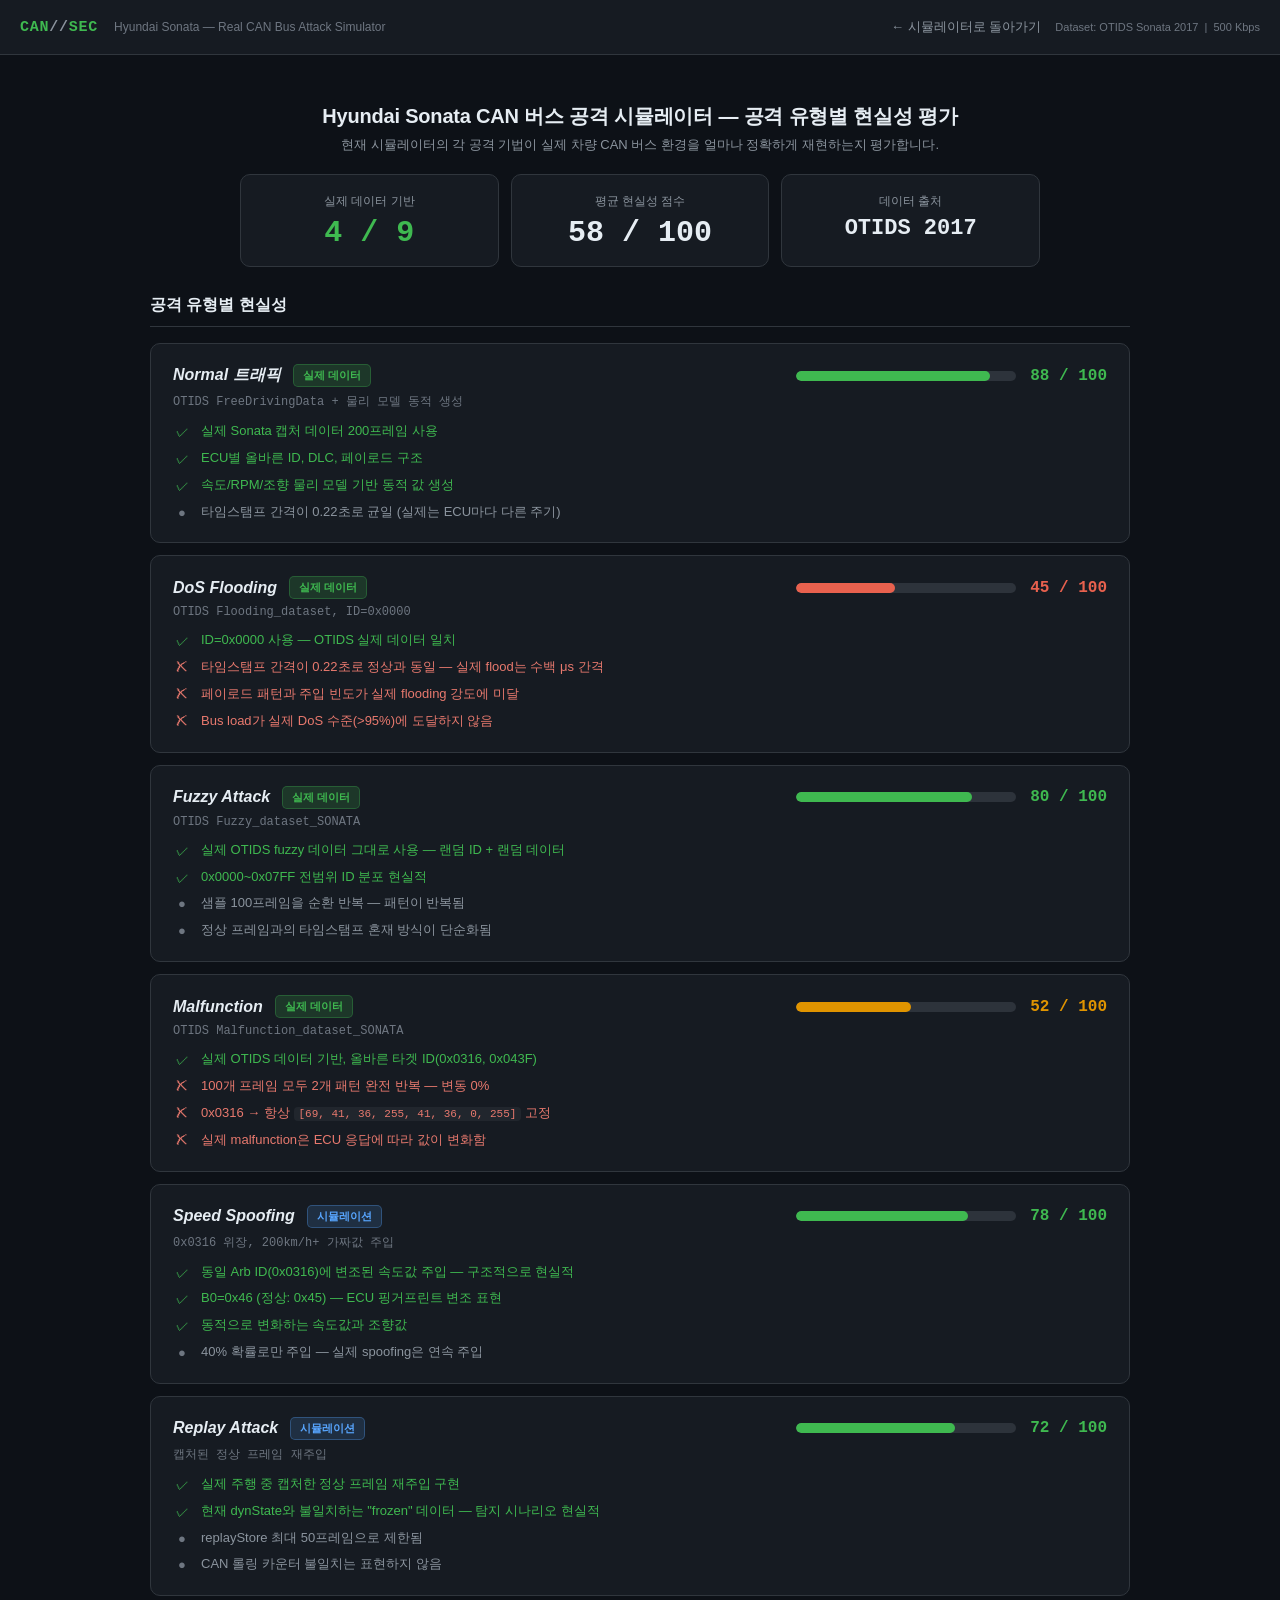
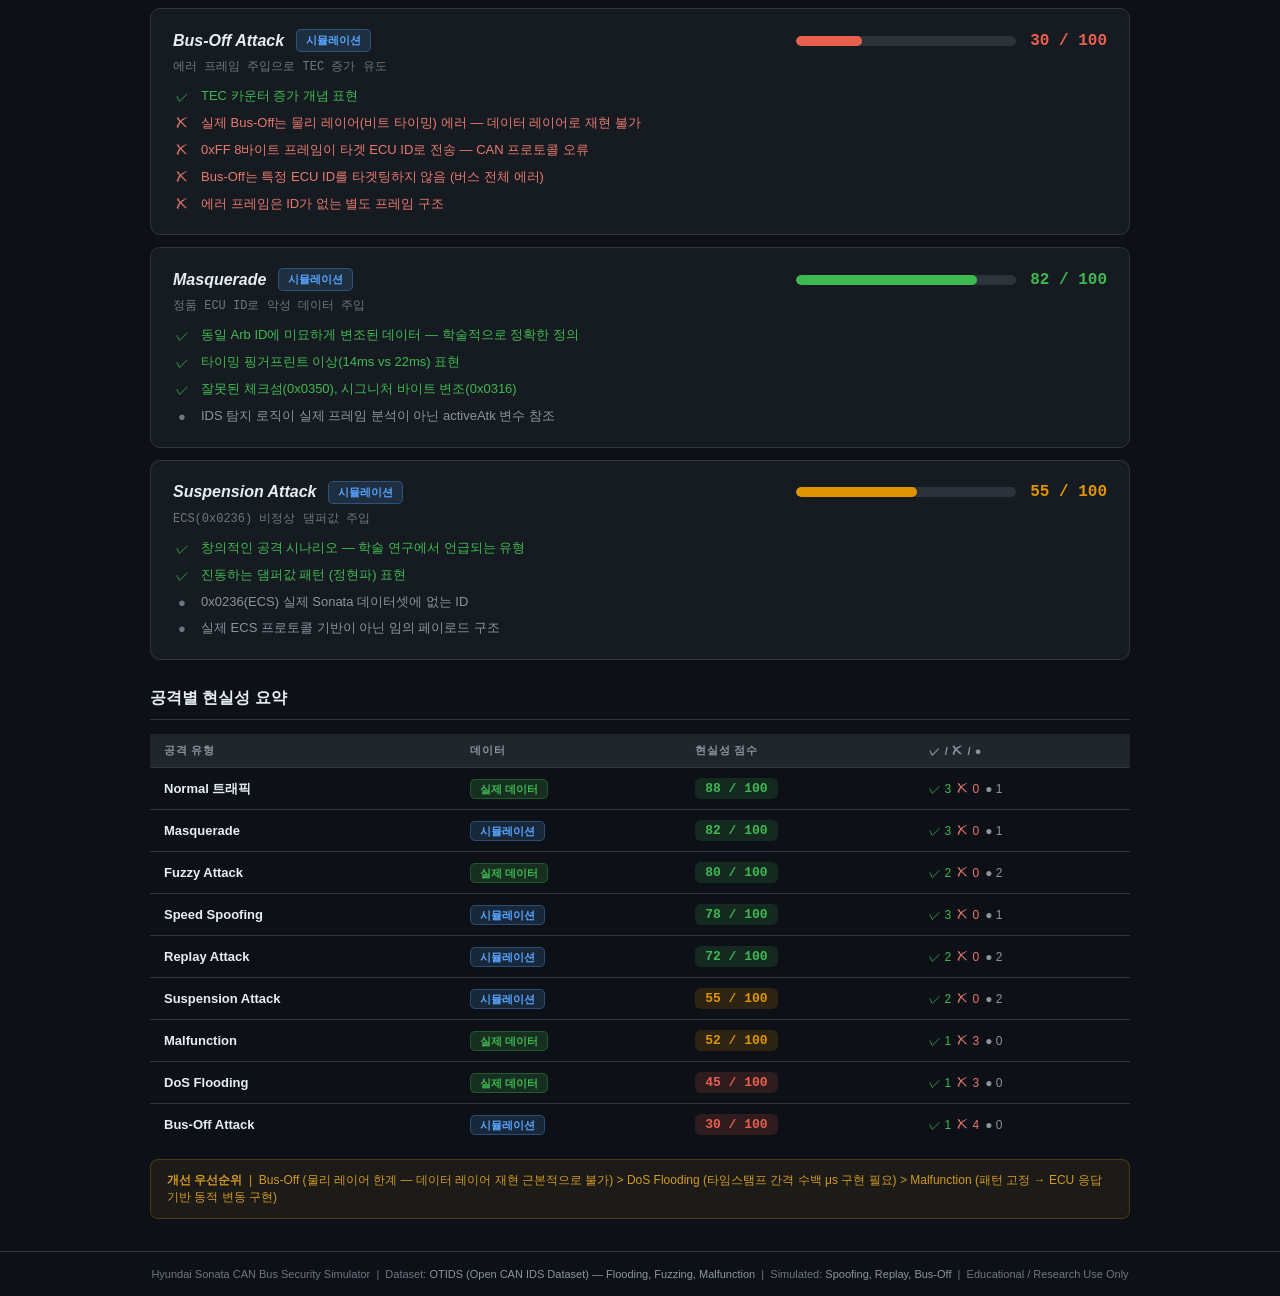
<file: frontend/realism.html>
<!DOCTYPE html>
<html lang="ko">
<head>
<meta charset="UTF-8">
<meta name="viewport" content="width=device-width,initial-scale=1">
<title>현실성 평가 — Hyundai Sonata CAN Bus Security Simulator</title>
<link rel="stylesheet" href="css/styles.css">
<style>
/* ── REALISM PAGE ── */
.eval-hero {
  text-align: center;
  padding: 32px 20px 20px;
}
.eval-hero h1 {
  font-size: 20px;
  font-weight: 700;
  color: var(--text);
  margin-bottom: 6px;
  letter-spacing: -.01em;
}
.eval-hero p {
  font-size: 13px;
  color: var(--text2);
}

/* ── STAT CARDS ── */
.stat-cards {
  display: grid;
  grid-template-columns: repeat(3, 1fr);
  gap: 12px;
  margin: 0 auto 28px;
  max-width: 800px;
}
.stat-card {
  background: var(--bg2);
  border: 1px solid var(--border);
  border-radius: 10px;
  padding: 18px 20px;
  text-align: center;
}
.stat-card .stat-label {
  font-size: 12px;
  color: var(--text2);
  margin-bottom: 8px;
}
.stat-card .stat-val {
  font-size: 30px;
  font-weight: 800;
  font-family: var(--mono);
  line-height: 1;
}
.stat-card .stat-val.green { color: var(--green); }
.stat-card .stat-val.white { color: var(--text); }

/* ── SECTION TITLE ── */
.section-title {
  font-size: 16px;
  font-weight: 700;
  color: var(--text);
  margin-bottom: 14px;
  padding-bottom: 10px;
  border-bottom: 1px solid var(--border);
}

/* ── ATTACK CARD ── */
.attack-cards {
  display: flex;
  flex-direction: column;
  gap: 12px;
  max-width: 980px;
  margin: 0 auto;
}
.atk-card {
  background: var(--bg2);
  border: 1px solid var(--border);
  border-radius: 10px;
  padding: 20px 22px;
}
.atk-card-header {
  display: flex;
  align-items: center;
  gap: 12px;
  margin-bottom: 6px;
}
.atk-name {
  font-size: 16px;
  font-weight: 800;
  color: var(--text);
  font-style: italic;
  flex-shrink: 0;
}
.data-badge {
  font-size: 11px;
  font-weight: 700;
  padding: 3px 9px;
  border-radius: 5px;
  flex-shrink: 0;
}
.data-badge.real {
  background: rgba(63, 185, 80, .18);
  color: #3fb950;
  border: 1px solid rgba(63, 185, 80, .3);
}
.data-badge.sim {
  background: rgba(88, 166, 255, .15);
  color: var(--blue);
  border: 1px solid rgba(88, 166, 255, .3);
}
.progress-wrap {
  display: flex;
  align-items: center;
  gap: 14px;
  margin-left: auto;
  flex-shrink: 0;
}
.progress-track {
  width: 220px;
  height: 10px;
  background: var(--bg4);
  border-radius: 99px;
  overflow: hidden;
}
.progress-fill {
  height: 100%;
  border-radius: 99px;
  transition: width .6s ease;
}
.progress-fill.green  { background: #3fb950; }
.progress-fill.yellow { background: #e09400; }
.progress-fill.red    { background: #e8614e; }
.progress-score {
  font-size: 16px;
  font-weight: 800;
  font-family: var(--mono);
  min-width: 70px;
  text-align: left;
}
.progress-score.green  { color: #3fb950; }
.progress-score.yellow { color: #e09400; }
.progress-score.red    { color: #e8614e; }

.atk-source {
  font-size: 12px;
  color: var(--text3);
  margin-bottom: 12px;
  font-family: var(--mono);
}

/* ── EVAL ITEMS ── */
.eval-items {
  display: flex;
  flex-direction: column;
  gap: 7px;
}
.eval-item {
  display: flex;
  align-items: flex-start;
  gap: 10px;
  font-size: 13px;
  line-height: 1.45;
}
.eval-icon {
  flex-shrink: 0;
  width: 18px;
  font-size: 13px;
  margin-top: 1px;
  text-align: center;
}
.eval-item.pass  { color: var(--green); }
.eval-item.fail  { color: #e8796e; }
.eval-item.partial { color: var(--text2); }
.eval-item.fail .eval-icon  { color: #e8796e; }
.eval-item.pass .eval-icon  { color: var(--green); }
.eval-item.partial .eval-icon { color: var(--text3); }

/* ── SUMMARY TABLE ── */
.summary-wrap {
  max-width: 980px;
  margin: 28px auto 0;
}
.summary-table {
  width: 100%;
  border-collapse: collapse;
  font-size: 13px;
}
.summary-table th {
  background: var(--bg3);
  color: var(--text2);
  font-size: 11px;
  font-weight: 600;
  text-transform: uppercase;
  letter-spacing: .06em;
  padding: 9px 14px;
  text-align: left;
  border-bottom: 1px solid var(--border);
}
.summary-table td {
  padding: 10px 14px;
  border-bottom: 1px solid var(--border);
  color: var(--text);
}
.summary-table tr:last-child td { border-bottom: none; }
.summary-table tr:hover td { background: var(--bg3); }
.score-chip {
  display: inline-block;
  font-family: var(--mono);
  font-weight: 700;
  font-size: 13px;
  padding: 3px 10px;
  border-radius: 6px;
}
.score-chip.green  { background: rgba(63,185,80,.15); color: #3fb950; }
.score-chip.yellow { background: rgba(224,148,0,.15);  color: #e09400; }
.score-chip.red    { background: rgba(232,97,78,.15);  color: #e8614e; }
.check-count {
  display: inline-flex;
  gap: 6px;
  font-size: 12px;
}
.cnt-pass    { color: var(--green); }
.cnt-fail    { color: #e8796e; }
.cnt-partial { color: var(--text2); }

.improve-note {
  margin-top: 14px;
  padding: 12px 16px;
  background: rgba(210, 153, 34, .08);
  border: 1px solid rgba(210, 153, 34, .25);
  border-radius: 8px;
  font-size: 12px;
  color: var(--yellow);
}
.improve-note strong { font-weight: 700; }

/* ── NAV ── */
.back-btn {
  display: inline-flex;
  align-items: center;
  gap: 6px;
  font-size: 13px;
  color: var(--text2);
  text-decoration: none;
  padding: 6px 0;
  transition: color .15s;
}
.back-btn:hover { color: var(--text); }
</style>
</head>
<body>

<!-- HEADER -->
<div class="header">
  <div class="logo">CAN<span>//</span>SEC</div>
  <div class="header-sub">Hyundai Sonata — Real CAN Bus Attack Simulator</div>
  <div style="margin-left:auto;display:flex;align-items:center;gap:14px">
    <a href="index.html" class="back-btn">← 시뮬레이터로 돌아가기</a>
    <span style="font-size:11px;color:var(--text3)">Dataset: OTIDS Sonata 2017 &nbsp;|&nbsp; 500 Kbps</span>
  </div>
</div>

<div class="main">

  <!-- HERO -->
  <div class="eval-hero">
    <h1>Hyundai Sonata CAN 버스 공격 시뮬레이터 — 공격 유형별 현실성 평가</h1>
    <p>현재 시뮬레이터의 각 공격 기법이 실제 차량 CAN 버스 환경을 얼마나 정확하게 재현하는지 평가합니다.</p>
  </div>

  <!-- STAT CARDS -->
  <div class="stat-cards">
    <div class="stat-card">
      <div class="stat-label">실제 데이터 기반</div>
      <div class="stat-val green">4 / 9</div>
    </div>
    <div class="stat-card">
      <div class="stat-label">평균 현실성 점수</div>
      <div class="stat-val white">58 / 100</div>
    </div>
    <div class="stat-card">
      <div class="stat-label">데이터 출처</div>
      <div class="stat-val white" style="font-size:22px">OTIDS 2017</div>
    </div>
  </div>

  <!-- SECTION TITLE -->
  <div style="max-width:980px;margin:0 auto 16px">
    <div class="section-title">공격 유형별 현실성</div>
  </div>

  <!-- ATTACK CARDS -->
  <div class="attack-cards">

    <!-- 1. Normal 트래픽 -->
    <div class="atk-card">
      <div class="atk-card-header">
        <span class="atk-name">Normal 트래픽</span>
        <span class="data-badge real">실제 데이터</span>
        <div class="progress-wrap">
          <div class="progress-track"><div class="progress-fill green" style="width:88%"></div></div>
          <span class="progress-score green">88 / 100</span>
        </div>
      </div>
      <div class="atk-source">OTIDS FreeDrivingData + 물리 모델 동적 생성</div>
      <div class="eval-items">
        <div class="eval-item pass"><span class="eval-icon">✓</span><span>실제 Sonata 캡처 데이터 200프레임 사용</span></div>
        <div class="eval-item pass"><span class="eval-icon">✓</span><span>ECU별 올바른 ID, DLC, 페이로드 구조</span></div>
        <div class="eval-item pass"><span class="eval-icon">✓</span><span>속도/RPM/조향 물리 모델 기반 동적 값 생성</span></div>
        <div class="eval-item partial"><span class="eval-icon">●</span><span>타임스탬프 간격이 0.22초로 균일 (실제는 ECU마다 다른 주기)</span></div>
      </div>
    </div>

    <!-- 2. DoS Flooding -->
    <div class="atk-card">
      <div class="atk-card-header">
        <span class="atk-name">DoS Flooding</span>
        <span class="data-badge real">실제 데이터</span>
        <div class="progress-wrap">
          <div class="progress-track"><div class="progress-fill red" style="width:45%"></div></div>
          <span class="progress-score red">45 / 100</span>
        </div>
      </div>
      <div class="atk-source">OTIDS Flooding_dataset, ID=0x0000</div>
      <div class="eval-items">
        <div class="eval-item pass"><span class="eval-icon">✓</span><span>ID=0x0000 사용 — OTIDS 실제 데이터 일치</span></div>
        <div class="eval-item fail"><span class="eval-icon">✗</span><span>타임스탬프 간격이 0.22초로 정상과 동일 — 실제 flood는 수백 μs 간격</span></div>
        <div class="eval-item fail"><span class="eval-icon">✗</span><span>페이로드 패턴과 주입 빈도가 실제 flooding 강도에 미달</span></div>
        <div class="eval-item fail"><span class="eval-icon">✗</span><span>Bus load가 실제 DoS 수준(&gt;95%)에 도달하지 않음</span></div>
      </div>
    </div>

    <!-- 3. Fuzzy Attack -->
    <div class="atk-card">
      <div class="atk-card-header">
        <span class="atk-name">Fuzzy Attack</span>
        <span class="data-badge real">실제 데이터</span>
        <div class="progress-wrap">
          <div class="progress-track"><div class="progress-fill green" style="width:80%"></div></div>
          <span class="progress-score green">80 / 100</span>
        </div>
      </div>
      <div class="atk-source">OTIDS Fuzzy_dataset_SONATA</div>
      <div class="eval-items">
        <div class="eval-item pass"><span class="eval-icon">✓</span><span>실제 OTIDS fuzzy 데이터 그대로 사용 — 랜덤 ID + 랜덤 데이터</span></div>
        <div class="eval-item pass"><span class="eval-icon">✓</span><span>0x0000~0x07FF 전범위 ID 분포 현실적</span></div>
        <div class="eval-item partial"><span class="eval-icon">●</span><span>샘플 100프레임을 순환 반복 — 패턴이 반복됨</span></div>
        <div class="eval-item partial"><span class="eval-icon">●</span><span>정상 프레임과의 타임스탬프 혼재 방식이 단순화됨</span></div>
      </div>
    </div>

    <!-- 4. Malfunction -->
    <div class="atk-card">
      <div class="atk-card-header">
        <span class="atk-name">Malfunction</span>
        <span class="data-badge real">실제 데이터</span>
        <div class="progress-wrap">
          <div class="progress-track"><div class="progress-fill yellow" style="width:52%"></div></div>
          <span class="progress-score yellow">52 / 100</span>
        </div>
      </div>
      <div class="atk-source">OTIDS Malfunction_dataset_SONATA</div>
      <div class="eval-items">
        <div class="eval-item pass"><span class="eval-icon">✓</span><span>실제 OTIDS 데이터 기반, 올바른 타겟 ID(0x0316, 0x043F)</span></div>
        <div class="eval-item fail"><span class="eval-icon">✗</span><span>100개 프레임 모두 2개 패턴 완전 반복 — 변동 0%</span></div>
        <div class="eval-item fail"><span class="eval-icon">✗</span><span>0x0316 → 항상 <code style="font-size:11px;background:var(--bg3);padding:1px 5px;border-radius:4px">[69, 41, 36, 255, 41, 36, 0, 255]</code> 고정</span></div>
        <div class="eval-item fail"><span class="eval-icon">✗</span><span>실제 malfunction은 ECU 응답에 따라 값이 변화함</span></div>
      </div>
    </div>

    <!-- 5. Speed Spoofing -->
    <div class="atk-card">
      <div class="atk-card-header">
        <span class="atk-name">Speed Spoofing</span>
        <span class="data-badge sim">시뮬레이션</span>
        <div class="progress-wrap">
          <div class="progress-track"><div class="progress-fill green" style="width:78%"></div></div>
          <span class="progress-score green">78 / 100</span>
        </div>
      </div>
      <div class="atk-source">0x0316 위장, 200km/h+ 가짜값 주입</div>
      <div class="eval-items">
        <div class="eval-item pass"><span class="eval-icon">✓</span><span>동일 Arb ID(0x0316)에 변조된 속도값 주입 — 구조적으로 현실적</span></div>
        <div class="eval-item pass"><span class="eval-icon">✓</span><span>B0=0x46 (정상: 0x45) — ECU 핑거프린트 변조 표현</span></div>
        <div class="eval-item pass"><span class="eval-icon">✓</span><span>동적으로 변화하는 속도값과 조향값</span></div>
        <div class="eval-item partial"><span class="eval-icon">●</span><span>40% 확률로만 주입 — 실제 spoofing은 연속 주입</span></div>
      </div>
    </div>

    <!-- 6. Replay Attack -->
    <div class="atk-card">
      <div class="atk-card-header">
        <span class="atk-name">Replay Attack</span>
        <span class="data-badge sim">시뮬레이션</span>
        <div class="progress-wrap">
          <div class="progress-track"><div class="progress-fill green" style="width:72%"></div></div>
          <span class="progress-score green">72 / 100</span>
        </div>
      </div>
      <div class="atk-source">캡처된 정상 프레임 재주입</div>
      <div class="eval-items">
        <div class="eval-item pass"><span class="eval-icon">✓</span><span>실제 주행 중 캡처한 정상 프레임 재주입 구현</span></div>
        <div class="eval-item pass"><span class="eval-icon">✓</span><span>현재 dynState와 불일치하는 "frozen" 데이터 — 탐지 시나리오 현실적</span></div>
        <div class="eval-item partial"><span class="eval-icon">●</span><span>replayStore 최대 50프레임으로 제한됨</span></div>
        <div class="eval-item partial"><span class="eval-icon">●</span><span>CAN 롤링 카운터 불일치는 표현하지 않음</span></div>
      </div>
    </div>

    <!-- 7. Bus-Off Attack -->
    <div class="atk-card">
      <div class="atk-card-header">
        <span class="atk-name">Bus-Off Attack</span>
        <span class="data-badge sim">시뮬레이션</span>
        <div class="progress-wrap">
          <div class="progress-track"><div class="progress-fill red" style="width:30%"></div></div>
          <span class="progress-score red">30 / 100</span>
        </div>
      </div>
      <div class="atk-source">에러 프레임 주입으로 TEC 증가 유도</div>
      <div class="eval-items">
        <div class="eval-item pass"><span class="eval-icon">✓</span><span>TEC 카운터 증가 개념 표현</span></div>
        <div class="eval-item fail"><span class="eval-icon">✗</span><span>실제 Bus-Off는 물리 레이어(비트 타이밍) 에러 — 데이터 레이어로 재현 불가</span></div>
        <div class="eval-item fail"><span class="eval-icon">✗</span><span>0xFF 8바이트 프레임이 타겟 ECU ID로 전송 — CAN 프로토콜 오류</span></div>
        <div class="eval-item fail"><span class="eval-icon">✗</span><span>Bus-Off는 특정 ECU ID를 타겟팅하지 않음 (버스 전체 에러)</span></div>
        <div class="eval-item fail"><span class="eval-icon">✗</span><span>에러 프레임은 ID가 없는 별도 프레임 구조</span></div>
      </div>
    </div>

    <!-- 8. Masquerade -->
    <div class="atk-card">
      <div class="atk-card-header">
        <span class="atk-name">Masquerade</span>
        <span class="data-badge sim">시뮬레이션</span>
        <div class="progress-wrap">
          <div class="progress-track"><div class="progress-fill green" style="width:82%"></div></div>
          <span class="progress-score green">82 / 100</span>
        </div>
      </div>
      <div class="atk-source">정품 ECU ID로 악성 데이터 주입</div>
      <div class="eval-items">
        <div class="eval-item pass"><span class="eval-icon">✓</span><span>동일 Arb ID에 미묘하게 변조된 데이터 — 학술적으로 정확한 정의</span></div>
        <div class="eval-item pass"><span class="eval-icon">✓</span><span>타이밍 핑거프린트 이상(14ms vs 22ms) 표현</span></div>
        <div class="eval-item pass"><span class="eval-icon">✓</span><span>잘못된 체크섬(0x0350), 시그니처 바이트 변조(0x0316)</span></div>
        <div class="eval-item partial"><span class="eval-icon">●</span><span>IDS 탐지 로직이 실제 프레임 분석이 아닌 activeAtk 변수 참조</span></div>
      </div>
    </div>

    <!-- 9. Suspension Attack -->
    <div class="atk-card">
      <div class="atk-card-header">
        <span class="atk-name">Suspension Attack</span>
        <span class="data-badge sim">시뮬레이션</span>
        <div class="progress-wrap">
          <div class="progress-track"><div class="progress-fill yellow" style="width:55%"></div></div>
          <span class="progress-score yellow">55 / 100</span>
        </div>
      </div>
      <div class="atk-source">ECS(0x0236) 비정상 댐퍼값 주입</div>
      <div class="eval-items">
        <div class="eval-item pass"><span class="eval-icon">✓</span><span>창의적인 공격 시나리오 — 학술 연구에서 언급되는 유형</span></div>
        <div class="eval-item pass"><span class="eval-icon">✓</span><span>진동하는 댐퍼값 패턴 (정현파) 표현</span></div>
        <div class="eval-item partial"><span class="eval-icon">●</span><span>0x0236(ECS) 실제 Sonata 데이터셋에 없는 ID</span></div>
        <div class="eval-item partial"><span class="eval-icon">●</span><span>실제 ECS 프로토콜 기반이 아닌 임의 페이로드 구조</span></div>
      </div>
    </div>

  </div><!-- /attack-cards -->

  <!-- SUMMARY TABLE -->
  <div class="summary-wrap">
    <div class="section-title" style="margin-top:28px">공격별 현실성 요약</div>
    <table class="summary-table">
      <thead>
        <tr>
          <th>공격 유형</th>
          <th>데이터</th>
          <th>현실성 점수</th>
          <th>✓ / ✗ / ●</th>
        </tr>
      </thead>
      <tbody>
        <tr>
          <td><strong>Normal 트래픽</strong></td>
          <td><span class="data-badge real">실제 데이터</span></td>
          <td><span class="score-chip green">88 / 100</span></td>
          <td><span class="check-count"><span class="cnt-pass">✓ 3</span><span class="cnt-fail">✗ 0</span><span class="cnt-partial">● 1</span></span></td>
        </tr>
        <tr>
          <td><strong>Masquerade</strong></td>
          <td><span class="data-badge sim">시뮬레이션</span></td>
          <td><span class="score-chip green">82 / 100</span></td>
          <td><span class="check-count"><span class="cnt-pass">✓ 3</span><span class="cnt-fail">✗ 0</span><span class="cnt-partial">● 1</span></span></td>
        </tr>
        <tr>
          <td><strong>Fuzzy Attack</strong></td>
          <td><span class="data-badge real">실제 데이터</span></td>
          <td><span class="score-chip green">80 / 100</span></td>
          <td><span class="check-count"><span class="cnt-pass">✓ 2</span><span class="cnt-fail">✗ 0</span><span class="cnt-partial">● 2</span></span></td>
        </tr>
        <tr>
          <td><strong>Speed Spoofing</strong></td>
          <td><span class="data-badge sim">시뮬레이션</span></td>
          <td><span class="score-chip green">78 / 100</span></td>
          <td><span class="check-count"><span class="cnt-pass">✓ 3</span><span class="cnt-fail">✗ 0</span><span class="cnt-partial">● 1</span></span></td>
        </tr>
        <tr>
          <td><strong>Replay Attack</strong></td>
          <td><span class="data-badge sim">시뮬레이션</span></td>
          <td><span class="score-chip green">72 / 100</span></td>
          <td><span class="check-count"><span class="cnt-pass">✓ 2</span><span class="cnt-fail">✗ 0</span><span class="cnt-partial">● 2</span></span></td>
        </tr>
        <tr>
          <td><strong>Suspension Attack</strong></td>
          <td><span class="data-badge sim">시뮬레이션</span></td>
          <td><span class="score-chip yellow">55 / 100</span></td>
          <td><span class="check-count"><span class="cnt-pass">✓ 2</span><span class="cnt-fail">✗ 0</span><span class="cnt-partial">● 2</span></span></td>
        </tr>
        <tr>
          <td><strong>Malfunction</strong></td>
          <td><span class="data-badge real">실제 데이터</span></td>
          <td><span class="score-chip yellow">52 / 100</span></td>
          <td><span class="check-count"><span class="cnt-pass">✓ 1</span><span class="cnt-fail">✗ 3</span><span class="cnt-partial">● 0</span></span></td>
        </tr>
        <tr>
          <td><strong>DoS Flooding</strong></td>
          <td><span class="data-badge real">실제 데이터</span></td>
          <td><span class="score-chip red">45 / 100</span></td>
          <td><span class="check-count"><span class="cnt-pass">✓ 1</span><span class="cnt-fail">✗ 3</span><span class="cnt-partial">● 0</span></span></td>
        </tr>
        <tr>
          <td><strong>Bus-Off Attack</strong></td>
          <td><span class="data-badge sim">시뮬레이션</span></td>
          <td><span class="score-chip red">30 / 100</span></td>
          <td><span class="check-count"><span class="cnt-pass">✓ 1</span><span class="cnt-fail">✗ 4</span><span class="cnt-partial">● 0</span></span></td>
        </tr>
      </tbody>
    </table>

    <div class="improve-note">
      <strong>개선 우선순위</strong> &nbsp;|&nbsp;
      Bus-Off (물리 레이어 한계 — 데이터 레이어 재현 근본적으로 불가) &gt;
      DoS Flooding (타임스탬프 간격 수백 μs 구현 필요) &gt;
      Malfunction (패턴 고정 → ECU 응답 기반 동적 변동 구현)
    </div>
  </div>

</div><!-- /main -->

<footer>
  Hyundai Sonata CAN Bus Security Simulator &nbsp;|&nbsp;
  Dataset: <span>OTIDS (Open CAN IDS Dataset) — Flooding, Fuzzing, Malfunction</span> &nbsp;|&nbsp;
  Simulated: <span>Spoofing, Replay, Bus-Off</span> &nbsp;|&nbsp;
  Educational / Research Use Only
</footer>

</body>
</html>
</file>
<file: frontend/css/styles.css>
:root{
  --bg:#0d1117;--bg2:#161b22;--bg3:#21262d;--bg4:#2d333b;
  --border:#30363d;--border2:#444c56;
  --text:#e6edf3;--text2:#8b949e;--text3:#6e7681;
  --green:#3fb950;--red:#f85149;--yellow:#d29922;--blue:#58a6ff;--purple:#bc8cff;--orange:#ffa657;
  --teal:#56d4d4;--busoff:#ff7b72;--suspension:#e879f9;--masquerade:#a3e635;
  --mono:'Courier New',monospace;
}
*{box-sizing:border-box;margin:0;padding:0}
body{background:var(--bg);color:var(--text);font-family:-apple-system,BlinkMacSystemFont,'Segoe UI',sans-serif;font-size:14px;min-height:100vh}
a{color:var(--blue);text-decoration:none}

/* ── LAYOUT ── */
.header{background:var(--bg2);border-bottom:1px solid var(--border);padding:12px 20px;display:flex;align-items:center;gap:12px;flex-wrap:wrap}
.logo{font-family:var(--mono);font-size:15px;font-weight:700;color:var(--green);letter-spacing:.05em}
.logo span{color:var(--text2)}
.header-sub{font-size:12px;color:var(--text3);margin-left:4px}
.badge-pill{font-size:10px;padding:3px 8px;border-radius:20px;font-weight:600;letter-spacing:.03em}
.badge-r{background:rgba(63,185,80,.15);color:var(--green);border:1px solid rgba(63,185,80,.3)}
.badge-t{background:rgba(248,81,73,.15);color:var(--red);border:1px solid rgba(248,81,73,.3)}
.badge-sim{background:rgba(88,166,255,.15);color:var(--blue);border:1px solid rgba(88,166,255,.3)}
.badge-warn{background:rgba(210,153,34,.15);color:var(--yellow);border:1px solid rgba(210,153,34,.3)}

.main{padding:16px 20px;max-width:1600px;margin:0 auto}

/* ── CONTROLS ── */
.ctrl-panel{background:var(--bg2);border:1px solid var(--border);border-radius:8px;padding:14px 16px;margin-bottom:14px}
.ctrl-row{display:flex;gap:10px;align-items:center;flex-wrap:wrap;margin-bottom:10px}
.ctrl-row:last-child{margin-bottom:0}
.btn{padding:6px 14px;border:1px solid var(--border2);border-radius:6px;font-size:12px;font-weight:600;cursor:pointer;font-family:inherit;transition:all .15s;background:var(--bg3);color:var(--text)}
.btn:hover{background:var(--bg4)}
.btn.primary{background:#1a7f37;border-color:#2ea043;color:#fff}
.btn.primary:hover{background:#2ea043}
.btn.danger{background:#6e1212;border-color:#f85149;color:#fff}
.btn.danger:hover{background:#a0211e}
.btn.active{border-color:var(--blue);color:var(--blue)}
.btn.capture-off{border-color:var(--yellow);color:var(--yellow);background:rgba(210,153,34,.1)}
.btn.capture-off:hover{background:rgba(210,153,34,.2)}
.btn.capture-on{border-color:var(--red);color:#fff;background:#b35c00;animation:capturePulse 1s ease-in-out infinite}
.btn.capture-on:hover{background:#d06800}
@keyframes capturePulse{0%,100%{box-shadow:0 0 0 0 rgba(248,81,73,.4)}50%{box-shadow:0 0 0 5px rgba(248,81,73,0)}}
.capture-badge{display:inline-flex;align-items:center;gap:5px;font-size:11px;color:var(--text3);margin-left:4px}
.capture-badge.active{color:var(--red)}
.capture-badge .rec-dot{width:7px;height:7px;border-radius:50%;background:var(--red);animation:capturePulse .8s infinite}
.atk-btn{padding:7px 14px;border:1px solid var(--border);border-radius:6px;font-size:12px;font-weight:600;cursor:pointer;font-family:inherit;transition:all .15s;background:var(--bg3);color:var(--text2)}
.atk-btn:hover{background:var(--bg4);color:var(--text)}
.atk-btn.sel-flood{border-color:var(--red)!important;background:rgba(248,81,73,.1)!important;color:var(--red)!important}
.atk-btn.sel-spoof{border-color:var(--purple)!important;background:rgba(188,140,255,.1)!important;color:var(--purple)!important}
.atk-btn.sel-fuzz{border-color:var(--orange)!important;background:rgba(255,166,87,.1)!important;color:var(--orange)!important}
.atk-btn.sel-none{border-color:var(--green)!important;background:rgba(63,185,80,.1)!important;color:var(--green)!important}
.atk-btn.sel-malfunc{border-color:#fdc800!important;background:rgba(253,200,0,.1)!important;color:#fdc800!important}
.atk-btn.sel-replay{border-color:var(--teal)!important;background:rgba(86,212,212,.1)!important;color:var(--teal)!important}
.atk-btn.sel-busoff{border-color:var(--busoff)!important;background:rgba(255,123,114,.1)!important;color:var(--busoff)!important}
.atk-btn.sel-suspension{border-color:var(--suspension)!important;background:rgba(232,121,249,.1)!important;color:var(--suspension)!important}
.atk-btn.sel-masquerade{border-color:var(--masquerade)!important;background:rgba(163,230,53,.1)!important;color:var(--masquerade)!important}
.status-indicator{display:flex;align-items:center;gap:6px;font-size:12px;margin-left:auto}
.dot{width:8px;height:8px;border-radius:50%}
.dot.running{background:var(--green);box-shadow:0 0 6px var(--green);animation:pulse 1s infinite}
.dot.stopped{background:var(--text3)}
.dot.atk{background:var(--red);box-shadow:0 0 6px var(--red);animation:pulse .5s infinite}
@keyframes pulse{0%,100%{opacity:1}50%{opacity:.4}}

/* ── SPEED METER ── */
.attack-desc{font-size:11px;color:var(--text3);margin-top:2px}
.atk-desc-flood{color:rgba(248,81,73,.8)}
.atk-desc-spoof{color:rgba(188,140,255,.8)}
.atk-desc-fuzz{color:rgba(255,166,87,.8)}

/* ── METRIC ROW ── */
.metrics{display:grid;grid-template-columns:repeat(auto-fit,minmax(110px,1fr));gap:8px;margin-bottom:14px}
.metric{background:var(--bg2);border:1px solid var(--border);border-radius:8px;padding:10px 12px}
.metric-label{font-size:10px;color:var(--text3);text-transform:uppercase;letter-spacing:.06em;margin-bottom:4px}
.metric-val{font-size:22px;font-weight:700;font-family:var(--mono);color:var(--text)}
.metric-val.ok{color:var(--green)}
.metric-val.warn{color:var(--yellow)}
.metric-val.crit{color:var(--red)}
.metric-sub{font-size:10px;color:var(--text3);margin-top:2px}

/* ── GRID LAYOUT ── */
.grid2{display:grid;grid-template-columns:1fr 1fr;gap:12px;margin-bottom:14px}
.grid3{display:grid;grid-template-columns:2fr 1fr;gap:12px;margin-bottom:14px}
@media(max-width:900px){.grid2,.grid3{grid-template-columns:1fr}}

/* ── PANEL ── */
.panel{background:var(--bg2);border:1px solid var(--border);border-radius:8px;overflow:hidden}
.panel-head{background:var(--bg3);border-bottom:1px solid var(--border);padding:8px 14px;font-size:11px;font-weight:600;text-transform:uppercase;letter-spacing:.06em;color:var(--text2);display:flex;align-items:center;justify-content:space-between}
.panel-body{padding:10px 12px}

/* ── CAN FRAME TABLE ── */
.frame-wrap{overflow-x:auto;max-height:360px;overflow-y:auto}
.frame-table{width:100%;border-collapse:collapse;font-family:var(--mono);font-size:11px;white-space:nowrap}
.frame-table thead{position:sticky;top:0;z-index:2}
.frame-table th{background:var(--bg3);padding:6px 8px;text-align:left;font-size:10px;color:var(--text3);text-transform:uppercase;letter-spacing:.04em;border-bottom:1px solid var(--border);font-weight:600;font-family:inherit}
.frame-table td{padding:4px 8px;border-bottom:1px solid var(--border);vertical-align:middle}
.frame-table tr.row-r td{color:var(--text2)}
.frame-table tr.row-t td{color:var(--red);background:rgba(248,81,73,.05)}
.frame-table tr.row-spoof td{color:var(--purple);background:rgba(188,140,255,.06)}
.frame-table tr.row-fuzz td{color:var(--orange);background:rgba(255,166,87,.06)}
.frame-table tr.row-replay td{color:var(--teal);background:rgba(86,212,212,.06)}
.frame-table tr.row-busoff td{color:var(--busoff);background:rgba(255,123,114,.06)}
.frame-table tr.row-suspension td{color:var(--suspension);background:rgba(232,121,249,.06)}
.frame-table tr.row-masquerade td{color:var(--masquerade);background:rgba(163,230,53,.06)}
.frame-table tr.new-frame{animation:fadeSlide .25s ease}
@keyframes fadeSlide{from{opacity:0;transform:translateY(-4px)}to{opacity:1;transform:none}}
/* Streaming IPS row-level drop visualization (baejun10/mobility-anomaly-detection IPS sim 기반) */
.frame-table tr.row-dropped td{
  text-decoration:line-through;
  opacity:.4;
  background:rgba(248,81,73,.12) !important;
  color:#b86a6a !important;
  position:relative;
  transition:opacity .35s ease, background .35s ease;
}
.frame-table tr.row-dropped.row-fading td{opacity:0;background:rgba(248,81,73,.02) !important}
.frame-table tr.row-dropped td:last-child::after{
  content:" ✕ DROPPED";color:var(--red);font-weight:700;font-size:9px;margin-left:6px;
}
.byte-cell{display:inline-block;font-family:var(--mono);font-size:11px}
.byte-cell.changed{background:rgba(248,81,73,.3);color:#ffa0a0;border-radius:2px;padding:0 2px}
.byte-cell.injected{background:rgba(188,140,255,.3);color:#d8baff;border-radius:2px;padding:0 2px}
.byte-cell.fuzzed{background:rgba(255,166,87,.3);color:#ffd0a0;border-radius:2px;padding:0 2px;animation:blink .35s step-end infinite}
@keyframes blink{0%,100%{opacity:1}50%{opacity:.3}}
.lbl{display:inline-block;font-size:10px;padding:2px 7px;border-radius:10px;font-weight:700;font-family:var(--mono)}
.lbl-R{background:rgba(63,185,80,.15);color:var(--green)}
.lbl-T{background:rgba(248,81,73,.15);color:var(--red)}
.lbl-S{background:rgba(188,140,255,.15);color:var(--purple)}
.lbl-F{background:rgba(255,166,87,.15);color:var(--orange)}
.lbl-P{background:rgba(86,212,212,.15);color:var(--teal)}
.lbl-B{background:rgba(255,123,114,.15);color:var(--busoff)}
.lbl-U{background:rgba(232,121,249,.15);color:var(--suspension)}
.lbl-M{background:rgba(163,230,53,.15);color:var(--masquerade)}

/* ── VEHICLE STATE ── */
.veh-grid{display:grid;grid-template-columns:repeat(auto-fit,minmax(100px,1fr));gap:8px;padding:10px 12px}
.veh-item{background:var(--bg3);border:1px solid var(--border);border-radius:6px;padding:8px 10px;text-align:center;transition:border-color .3s,background .3s}
.veh-item.anomaly{border-color:var(--red);background:rgba(248,81,73,.08)}
.veh-item.anomaly .vi-val{color:var(--red)}
.vi-label{font-size:9px;color:var(--text3);text-transform:uppercase;letter-spacing:.08em;margin-bottom:4px}
.vi-val{font-size:18px;font-weight:700;font-family:var(--mono);color:var(--text)}
.vi-unit{font-size:9px;color:var(--text3);margin-top:2px}
.vi-src{font-size:9px;color:var(--text3);margin-top:3px;font-family:var(--mono)}

/* ── TIMELINE CHART ── */
.chart-wrap{position:relative;height:120px;padding:8px 12px}
.chart-legend{display:flex;gap:12px;font-size:10px;color:var(--text3);padding:0 12px 6px}
.cl-item{display:flex;align-items:center;gap:4px}
.cl-sq{width:8px;height:8px;border-radius:1px}

/* ── BUS LOAD BAR ── */
.bus-bar-wrap{height:8px;background:var(--bg3);border-radius:4px;overflow:hidden;margin:4px 0}
.bus-bar{height:100%;border-radius:4px;transition:width .3s,background .3s}

/* ── BYTE DIFF ── */
.diff-row{display:grid;grid-template-columns:70px 90px 1fr 1fr 50px;gap:6px;align-items:center;padding:5px 12px;border-bottom:1px solid var(--border);font-family:var(--mono);font-size:11px}
.diff-row:hover{background:var(--bg3)}
.diff-row.changed-row{background:rgba(248,81,73,.04)}
.diff-row.spoof-row{background:rgba(188,140,255,.04)}
.diff-row.fuzz-row{background:rgba(255,166,87,.04)}
.diff-row.replay-row{background:rgba(86,212,212,.04)}
.diff-row.busoff-row{background:rgba(255,123,114,.04)}
.diff-row.suspension-row{background:rgba(232,121,249,.04)}
.diff-row.masquerade-row{background:rgba(163,230,53,.04)}
.diff-head{background:var(--bg3);border-bottom:1px solid var(--border);padding:5px 12px;font-size:10px;color:var(--text3);text-transform:uppercase;letter-spacing:.04em;display:grid;grid-template-columns:70px 90px 1fr 1fr 50px;gap:6px;font-weight:600}
.delta-badge{font-size:10px;font-weight:700;font-family:var(--mono)}
.delta-ok{color:var(--text3)}
.delta-warn{color:var(--yellow)}
.delta-crit{color:var(--red)}
.delta-purple{color:var(--purple)}

/* ── IDS LOG ── */
.ids-wrap{max-height:160px;overflow-y:auto}
.ids-row{display:flex;gap:8px;font-size:11px;padding:5px 12px;border-bottom:1px solid var(--border);font-family:var(--mono)}
.ids-ts{color:var(--text3);min-width:70px;flex-shrink:0}
.ids-tag{min-width:60px;flex-shrink:0}
.ids-msg{color:var(--text2)}
.ids-msg.crit{color:var(--red)}
.ids-msg.warn{color:var(--yellow)}
.ids-msg.info{color:var(--blue)}
.ids-msg.ok{color:var(--green)}
.ids-tag.tag-flood{color:var(--red)}
.ids-tag.tag-spoof{color:var(--purple)}
.ids-tag.tag-fuzz{color:var(--orange)}
.ids-tag.tag-ids{color:var(--blue)}
.ids-tag.tag-sys{color:var(--text3)}
.ids-tag.tag-replay{color:var(--teal)}
.ids-tag.tag-busoff{color:var(--busoff)}
.ids-tag.tag-suspension{color:var(--suspension)}
.ids-tag.tag-masquerade{color:var(--masquerade)}
.ids-tag.tag-ips{color:#22d3ee;font-weight:900}

/* ── SCROLLBARS ── */
::-webkit-scrollbar{width:6px;height:6px}
::-webkit-scrollbar-track{background:var(--bg2)}
::-webkit-scrollbar-thumb{background:var(--bg4);border-radius:3px}
::-webkit-scrollbar-thumb:hover{background:var(--border2)}

/* ── SPEED GAUGE SVG ── */
.speed-gauge{display:flex;flex-direction:column;align-items:center;padding:10px 0}

/* ── ECU STATUS ── */
.ecu-status{display:grid;grid-template-columns:repeat(auto-fit,minmax(140px,1fr));gap:6px;padding:10px 12px}
.ecu-chip{background:var(--bg3);border:1px solid var(--border);border-radius:5px;padding:5px 10px;font-size:11px;display:flex;align-items:center;gap:6px}
.ecu-dot{width:6px;height:6px;border-radius:50%;flex-shrink:0}
.ecu-chip.comp{border-color:var(--red);background:rgba(248,81,73,.07)}
.ecu-chip.comp .ecu-dot{background:var(--red)}
.ecu-chip .ecu-dot{background:var(--green)}
.ecu-name{flex:1;color:var(--text2);font-family:var(--mono);font-size:10px}
.ecu-state{font-size:10px;color:var(--text3)}
.ecu-state.crit{color:var(--red)}

footer{text-align:center;padding:16px;font-size:11px;color:var(--text3);border-top:1px solid var(--border);margin-top:16px}
footer span{color:var(--text2)}

/* ── Visual Simulator ── */
.vis-panel{margin-bottom:14px}
.vs-wrap{display:grid;grid-template-columns:260px 1fr 310px;gap:0;overflow:hidden}
@media(max-width:1200px){.vs-wrap{grid-template-columns:240px 1fr 280px}}
@media(max-width:900px){.vs-wrap{grid-template-columns:1fr 1fr}}
@media(max-width:600px){.vs-wrap{grid-template-columns:1fr}}
.vs-gauges{padding:12px;display:flex;flex-direction:column;gap:8px;align-items:center;border-right:1px solid var(--border)}
.gauge-box{display:flex;flex-direction:column;align-items:center;width:100%}
.gauge-title{font-size:9px;color:var(--text3);text-transform:uppercase;letter-spacing:.08em;margin-bottom:3px;font-weight:600}
.gauge-svg{width:100%;overflow:visible}
.mini-row{display:flex;gap:5px;width:100%;margin-top:4px}
.mini-stat{flex:1;background:var(--bg3);border:1px solid var(--border);border-radius:5px;padding:5px 6px;text-align:center}
.mini-label{font-size:8px;color:var(--text3);text-transform:uppercase;letter-spacing:.05em}
.mini-val{font-size:14px;font-weight:700;font-family:var(--mono);color:var(--text);transition:color .3s}
.mini-val.atk-val{color:var(--red);animation:pulseR .4s ease-in-out infinite}
@keyframes pulseR{0%,100%{opacity:1}50%{opacity:.5}}
.vs-car{display:flex;flex-direction:column;border-right:1px solid var(--border)}
.vs-car-body{flex:1;display:flex;align-items:center;justify-content:center;position:relative;overflow:hidden;padding:12px;min-height:200px}
.car-canvas{border-radius:6px;display:block}
.scanline-overlay{position:absolute;inset:12px;background:repeating-linear-gradient(0deg,transparent,transparent 2px,rgba(0,0,0,.07) 2px,rgba(0,0,0,.07) 4px);pointer-events:none;border-radius:6px;z-index:2}
.car-state-text{position:absolute;bottom:18px;left:0;right:0;text-align:center;font-family:var(--mono);font-size:11px;font-weight:700;letter-spacing:.1em;pointer-events:none;z-index:3;text-shadow:0 1px 6px rgba(0,0,0,.9)}
.warn-bar{background:var(--bg3);border-top:1px solid var(--border);padding:7px 12px;display:flex;flex-wrap:wrap;gap:5px;flex-shrink:0}
.wl{display:inline-flex;align-items:center;gap:3px;font-size:9px;font-weight:700;padding:3px 8px;border-radius:3px;border:1px solid transparent;font-family:var(--mono);opacity:.2;transition:opacity .3s,box-shadow .3s}
.wl.on{opacity:1}
.wl-abs{color:#f85149;border-color:rgba(248,81,73,.4);background:rgba(248,81,73,.1)}
.wl-eng{color:#d29922;border-color:rgba(210,153,34,.4);background:rgba(210,153,34,.1)}
.wl-str{color:#ffa657;border-color:rgba(255,166,87,.4);background:rgba(255,166,87,.1)}
.wl-spd{color:#f85149;border-color:rgba(248,81,73,.4);background:rgba(248,81,73,.1)}
.wl-bus{color:#f85149;border-color:rgba(248,81,73,.4);background:rgba(248,81,73,.1)}
.wl-ids{color:#bc8cff;border-color:rgba(188,140,255,.4);background:rgba(188,140,255,.1)}
.wl-ok{color:#3fb950;border-color:rgba(63,185,80,.4);background:rgba(63,185,80,.1)}
.wl.pulse{animation:wlPulse .5s ease-in-out infinite}
@keyframes wlPulse{0%,100%{opacity:1;box-shadow:0 0 8px currentColor}50%{opacity:.35;box-shadow:none}}
.spd-compare{padding:8px 12px;border-top:1px solid var(--border);display:none;flex-shrink:0}
.spd-compare.show{display:block}
.spd-cmp-title{font-size:9px;color:var(--red);margin-bottom:5px;font-weight:700;letter-spacing:.06em}
.spd-cmp-row{display:flex;align-items:center;gap:6px;margin-bottom:3px;font-size:10px;font-family:var(--mono)}
.spd-cmp-lbl{color:var(--text3);width:60px;flex-shrink:0}
.spd-cmp-val{font-weight:700;width:52px;flex-shrink:0;text-align:right}
.spd-cmp-bar{flex:1;height:4px;background:var(--bg);border-radius:2px;overflow:hidden}
.spd-cmp-fill{height:100%;border-radius:2px;transition:width .4s}
.vs-ai{display:flex;flex-direction:column}
.ai-key-row{padding:8px 12px;display:flex;gap:5px;border-bottom:1px solid var(--border);flex-shrink:0}
.ai-key-input{flex:1;background:var(--bg);border:1px solid var(--border2);border-radius:4px;padding:5px 8px;font-size:11px;color:var(--text);font-family:var(--mono);outline:none;min-width:0}
.ai-key-input:focus{border-color:var(--blue);box-shadow:0 0 0 2px rgba(88,166,255,.12)}
.ai-key-input::placeholder{color:var(--text3)}
.ai-vis-toggle{display:flex;align-items:center;flex-shrink:0;cursor:pointer}
.ai-vis-toggle input{display:none}
.ai-vis-track{display:block;width:32px;height:18px;background:var(--bg4);border:1px solid var(--border2);border-radius:9px;position:relative;transition:background .2s,border-color .2s}
.ai-vis-thumb{display:block;width:12px;height:12px;background:var(--text3);border-radius:50%;position:absolute;top:2px;left:2px;transition:left .2s,background .2s}
.ai-vis-toggle input:checked~.ai-vis-track{background:rgba(63,185,80,.25);border-color:var(--green)}
.ai-vis-toggle input:checked~.ai-vis-track .ai-vis-thumb{left:16px;background:var(--green)}
.ai-model-row{padding:5px 12px;display:flex;align-items:center;gap:6px;border-bottom:1px solid var(--border);flex-shrink:0;flex-wrap:wrap}
.ai-model-label{font-size:10px;color:var(--text3)}
.ai-sel{background:var(--bg3);border:1px solid var(--border2);border-radius:3px;padding:2px 6px;font-size:10px;color:var(--text2);cursor:pointer;font-family:inherit;outline:none}
.ai-sel:focus{border-color:var(--blue)}
.ai-analyze-row{padding:8px 12px;flex-shrink:0;border-bottom:1px solid var(--border)}
.ai-analyze-btn{width:100%;padding:7px;font-size:11px;font-weight:600;border:1px solid var(--border2);border-radius:6px;background:var(--bg3);color:var(--text);cursor:pointer;font-family:inherit;transition:all .2s;display:flex;align-items:center;justify-content:center;gap:6px}
.ai-analyze-btn:hover:not(:disabled){background:rgba(88,166,255,.1);border-color:var(--blue);color:var(--blue)}
.ai-analyze-btn:disabled{opacity:.35;cursor:not-allowed}
.ai-analyze-btn.loading{border-color:var(--yellow)!important;color:var(--yellow)!important;background:rgba(210,153,34,.08)!important}
.ai-response-area{flex:1;overflow-y:auto;padding:10px 12px;display:flex;flex-direction:column;gap:7px;min-height:120px;max-height:250px}
.ai-bubble{border:1px solid var(--border);border-radius:6px;padding:8px 10px;font-size:11px;line-height:1.65;white-space:pre-wrap}
.ai-bubble.sys{color:var(--text3);font-style:italic;background:transparent;border-color:transparent}
.ai-bubble.ai{color:var(--text2);background:rgba(88,166,255,.05);border-color:rgba(88,166,255,.22)}
.ai-bubble.err{color:var(--red);background:rgba(248,81,73,.05);border-color:rgba(248,81,73,.22)}
.ai-typing-row{display:flex;align-items:center;gap:4px;padding:6px 10px;border:1px solid var(--border);border-radius:6px}
.ai-dot{width:5px;height:5px;border-radius:50%;background:var(--blue);animation:aiDot .9s ease infinite}
.ai-dot:nth-child(2){animation-delay:.18s}
.ai-dot:nth-child(3){animation-delay:.36s}
@keyframes aiDot{0%,80%,100%{transform:scale(.7);opacity:.5}40%{transform:scale(1.2);opacity:1}}
.ai-footer-hint{font-size:9px;color:var(--text3);padding:5px 12px;border-top:1px solid var(--border);text-align:center;flex-shrink:0}

/* ── SPEED CONTROL ROW ── */
.speed-ctrl-row{margin-top:8px;border-top:1px solid var(--border);padding-top:8px;flex-wrap:wrap;gap:7px}
.btn.speed-auto{border-color:var(--green)!important;color:var(--green)!important;background:rgba(63,185,80,.1)!important;min-width:96px}
.btn.speed-manual{border-color:#22d3ee!important;color:#22d3ee!important;background:rgba(34,211,238,.1)!important;min-width:96px;animation:manualPulse 1.5s ease-in-out infinite}
@keyframes manualPulse{0%,100%{box-shadow:0 0 0 0 rgba(34,211,238,.3)}50%{box-shadow:0 0 0 5px rgba(34,211,238,0)}}
.speed-ctrl-btn{width:28px;height:28px;border:1px solid var(--border2);border-radius:5px;font-size:15px;font-weight:700;cursor:pointer;font-family:var(--mono);background:var(--bg3);color:var(--text);transition:all .12s;display:flex;align-items:center;justify-content:center;flex-shrink:0}
.speed-ctrl-btn:hover{background:var(--bg4);color:#fff}
.speed-ctrl-btn:active{transform:scale(.92)}
.speed-target-display{display:flex;align-items:baseline;gap:4px;background:var(--bg3);border:1px solid var(--border2);border-radius:6px;padding:4px 12px;min-width:80px;justify-content:center}
.speed-target-val{font-size:20px;font-weight:700;font-family:var(--mono);color:var(--text);transition:color .25s}
.speed-target-val.accel{color:#22d3ee}
.speed-target-val.brake{color:#f87171}
.speed-target-unit{font-size:10px;color:var(--text3)}
.speed-preset-btn{padding:5px 9px;border:1px solid var(--border);border-radius:5px;font-size:11px;font-weight:600;cursor:pointer;font-family:var(--mono);background:var(--bg3);color:var(--text2);transition:all .12s}
.speed-preset-btn:hover{background:var(--bg4);color:var(--text)}
.speed-preset-btn.active{border-color:var(--blue);color:var(--blue);background:rgba(88,166,255,.1)}
.speed-preset-btn:active{transform:scale(.93)}
.kbd-hint-wrap{display:flex;align-items:center;gap:3px;margin-left:2px}
.kbd-key{display:inline-flex;align-items:center;justify-content:center;min-width:22px;height:22px;padding:0 4px;border:1.5px solid var(--border2);border-bottom-width:3px;border-radius:4px;font-size:11px;font-weight:700;font-family:var(--mono);color:var(--text2);background:var(--bg3);transition:all .08s;user-select:none}
.kbd-key.pressed{border-color:#22d3ee;color:#22d3ee;background:rgba(34,211,238,.15);transform:translateY(1px);border-bottom-width:2px}
.kbd-sep{font-size:10px;color:var(--text3);margin:0 3px}
.kbd-label{font-size:10px;color:var(--text3)}

/* ── IPS BUTTON ── */
.btn.ips-idle{border-color:#22d3ee;color:#22d3ee;background:rgba(34,211,238,.08)}
.btn.ips-idle:hover{background:rgba(34,211,238,.18)}
.btn.ips-active{border-color:#22d3ee;color:#fff;background:rgba(34,211,238,.28);animation:ipsPulse 0.8s ease-in-out infinite}
.btn.ips-done{border-color:#3fb950;color:#3fb950;background:rgba(63,185,80,.12)}
@keyframes ipsPulse{0%,100%{box-shadow:0 0 0 0 rgba(34,211,238,.5)}50%{box-shadow:0 0 0 6px rgba(34,211,238,0)}}

/* ── IPS PANEL ── */
.ips-panel{margin-bottom:14px;border-color:rgba(34,211,238,.4)!important}
.ips-panel .panel-head{background:rgba(34,211,238,.07);border-bottom-color:rgba(34,211,238,.3)}
.ips-threat-banner{background:rgba(34,211,238,.06);border:1px solid rgba(34,211,238,.2);border-radius:6px;padding:10px 14px;margin:10px 12px 6px;display:flex;align-items:center;gap:10px}
.ips-threat-icon{font-size:22px}
.ips-threat-info{flex:1}
.ips-threat-label{font-size:9px;color:#22d3ee;text-transform:uppercase;letter-spacing:.1em;font-weight:700;margin-bottom:3px}
.ips-threat-name{font-size:14px;font-weight:700;color:var(--text);font-family:var(--mono)}
.ips-threat-desc{font-size:11px;color:var(--text3);margin-top:2px}
.ips-status-badge{font-size:10px;font-weight:700;font-family:var(--mono);padding:3px 10px;border-radius:12px;letter-spacing:.05em}
.ips-status-badge.analyzing{background:rgba(210,153,34,.2);color:var(--yellow);border:1px solid rgba(210,153,34,.4)}
.ips-status-badge.mitigating{background:rgba(34,211,238,.2);color:#22d3ee;border:1px solid rgba(34,211,238,.4);animation:ipsPulse .8s infinite}
.ips-status-badge.complete{background:rgba(63,185,80,.2);color:var(--green);border:1px solid rgba(63,185,80,.4)}

/* ── IPS STEPS ── */
.ips-steps-wrap{padding:0 12px 6px}
.ips-step{display:flex;align-items:flex-start;gap:10px;padding:8px 10px;border-radius:6px;margin-bottom:4px;border:1px solid transparent;opacity:0;transform:translateY(8px);transition:opacity .4s ease,transform .4s ease,background .3s,border-color .3s}
.ips-step.visible{opacity:1;transform:none}
.ips-step.pending{background:rgba(255,255,255,.02);border-color:var(--border)}
.ips-step.active{background:rgba(34,211,238,.07);border-color:rgba(34,211,238,.3)}
.ips-step.done{background:rgba(63,185,80,.05);border-color:rgba(63,185,80,.2)}
.ips-step-icon{font-size:16px;flex-shrink:0;margin-top:1px}
.ips-step-body{flex:1}
.ips-step-phase{font-size:9px;font-weight:700;font-family:var(--mono);letter-spacing:.1em;margin-bottom:2px}
.ips-step-phase.detect{color:#22d3ee}
.ips-step-phase.analyze,.ips-step-phase.verify{color:var(--yellow)}
.ips-step-phase.filter,.ips-step-phase.block,.ips-step-phase.isolate{color:var(--orange)}
.ips-step-phase.recover,.ips-step-phase.restore,.ips-step-phase.restart,.ips-step-phase.safe{color:var(--blue)}
.ips-step-phase.complete{color:var(--green)}
.ips-step-text{font-size:11px;color:var(--text2);line-height:1.5}
.ips-step-status{font-size:9px;margin-top:2px;font-family:var(--mono)}
.ips-step-status.running{color:#22d3ee}
.ips-step-status.ok{color:var(--green)}

/* ── IPS PROGRESS ── */
.ips-progress-wrap{padding:6px 12px 8px;display:flex;align-items:center;gap:10px}
.ips-progress-label{font-size:10px;color:var(--text3);flex-shrink:0;width:80px;font-family:var(--mono)}
.ips-progress-track{flex:1;height:6px;background:var(--bg3);border-radius:3px;overflow:hidden;border:1px solid var(--border)}
.ips-progress-fill{height:100%;border-radius:3px;background:linear-gradient(90deg,#0891b2,#22d3ee);transition:width .6s ease;width:0%}
.ips-progress-pct{font-size:10px;color:#22d3ee;font-family:var(--mono);width:32px;text-align:right;flex-shrink:0}

/* ── IPS RESULT ── */
.ips-result{margin:0 12px 12px;padding:12px 14px;border-radius:8px;background:rgba(63,185,80,.08);border:1px solid rgba(63,185,80,.3);display:flex;align-items:center;gap:12px}
.ips-result-icon{font-size:28px}
.ips-result-title{font-size:13px;font-weight:700;color:var(--green);margin-bottom:3px}
.ips-result-detail{font-size:11px;color:var(--text2);line-height:1.5}
</file>
